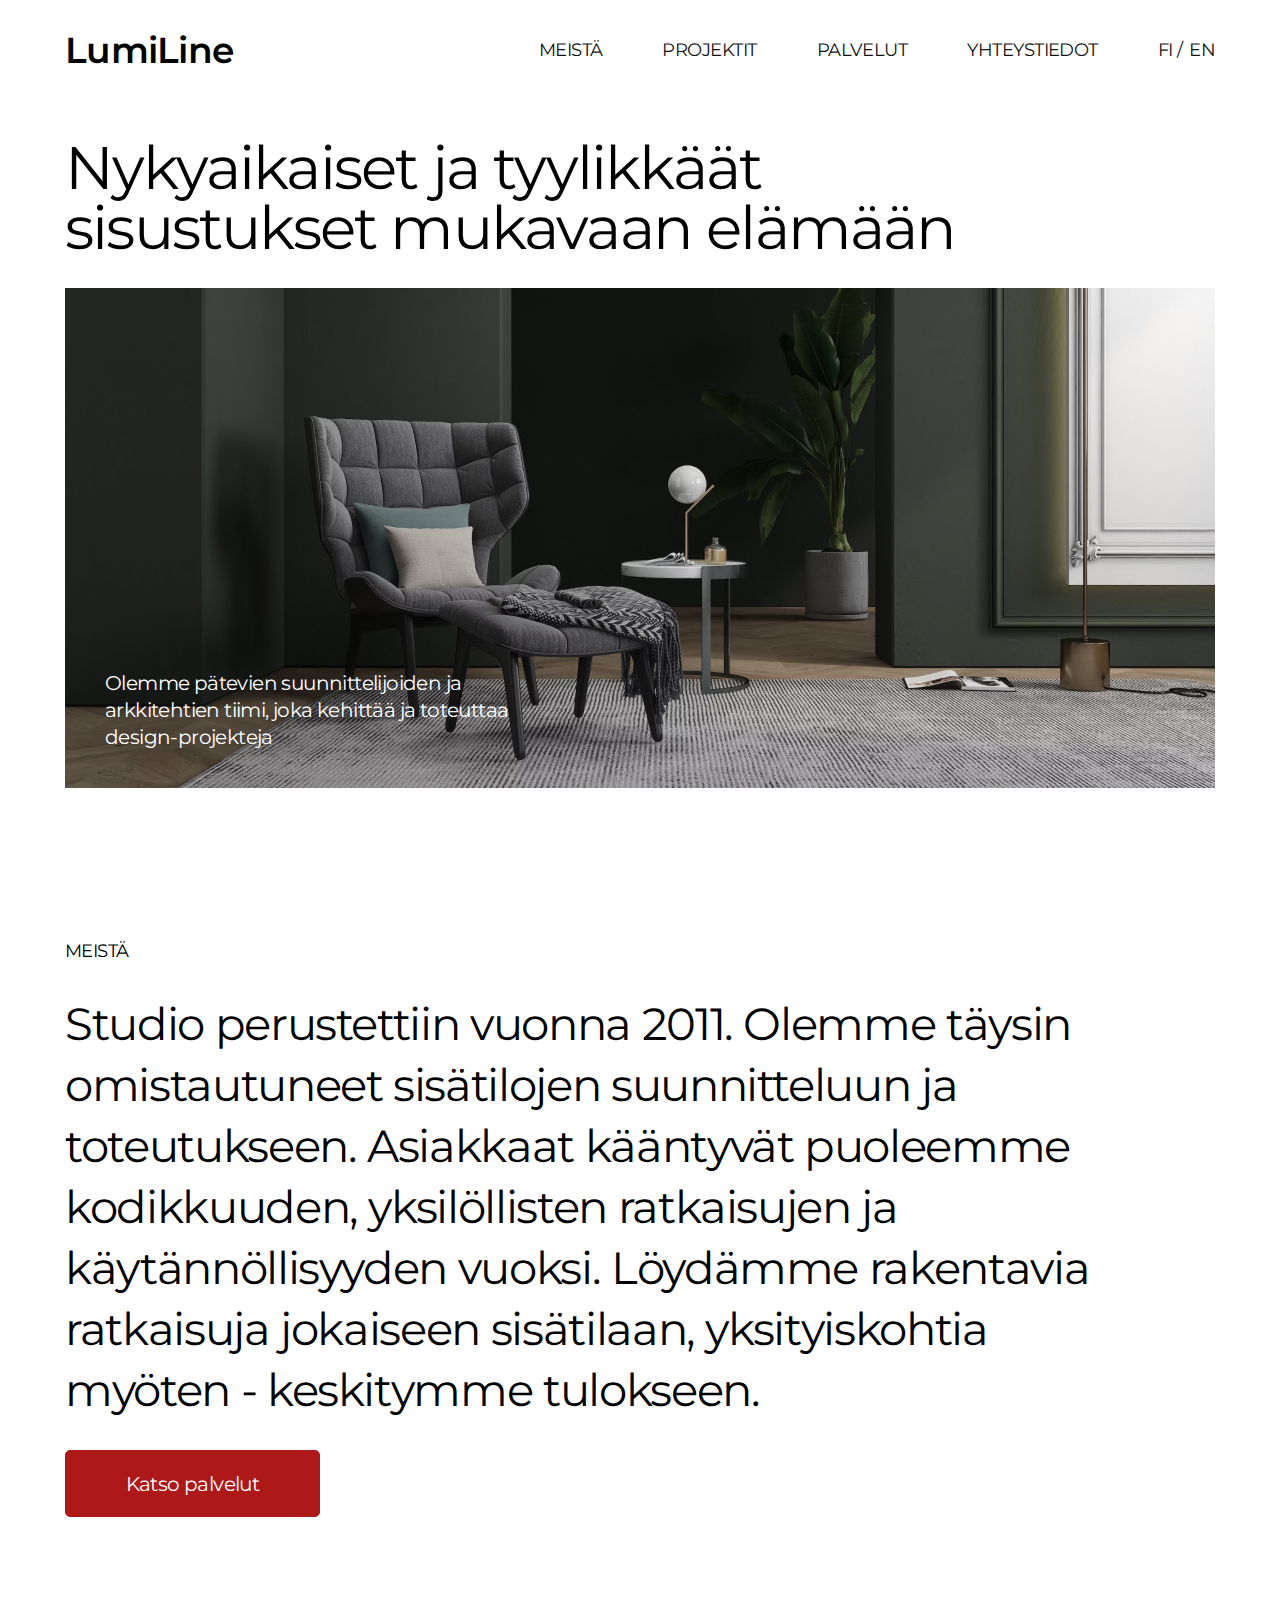
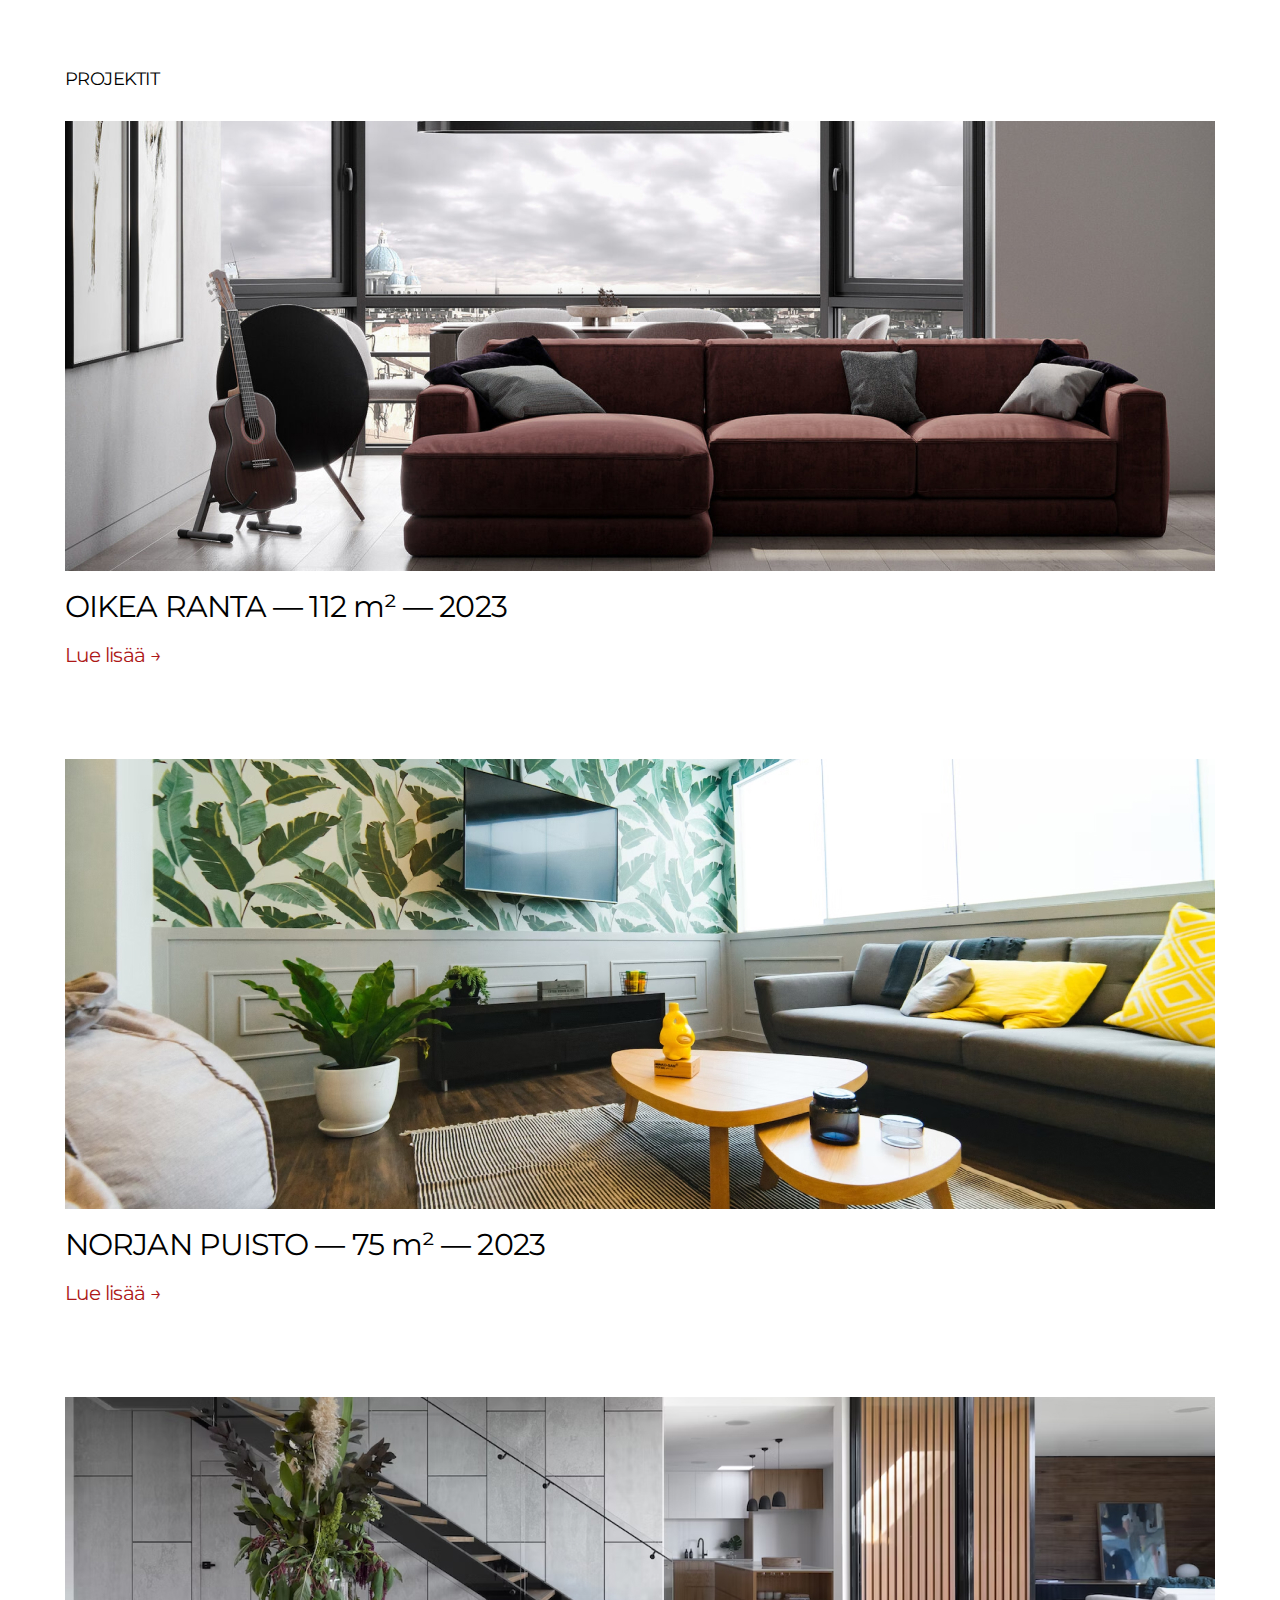
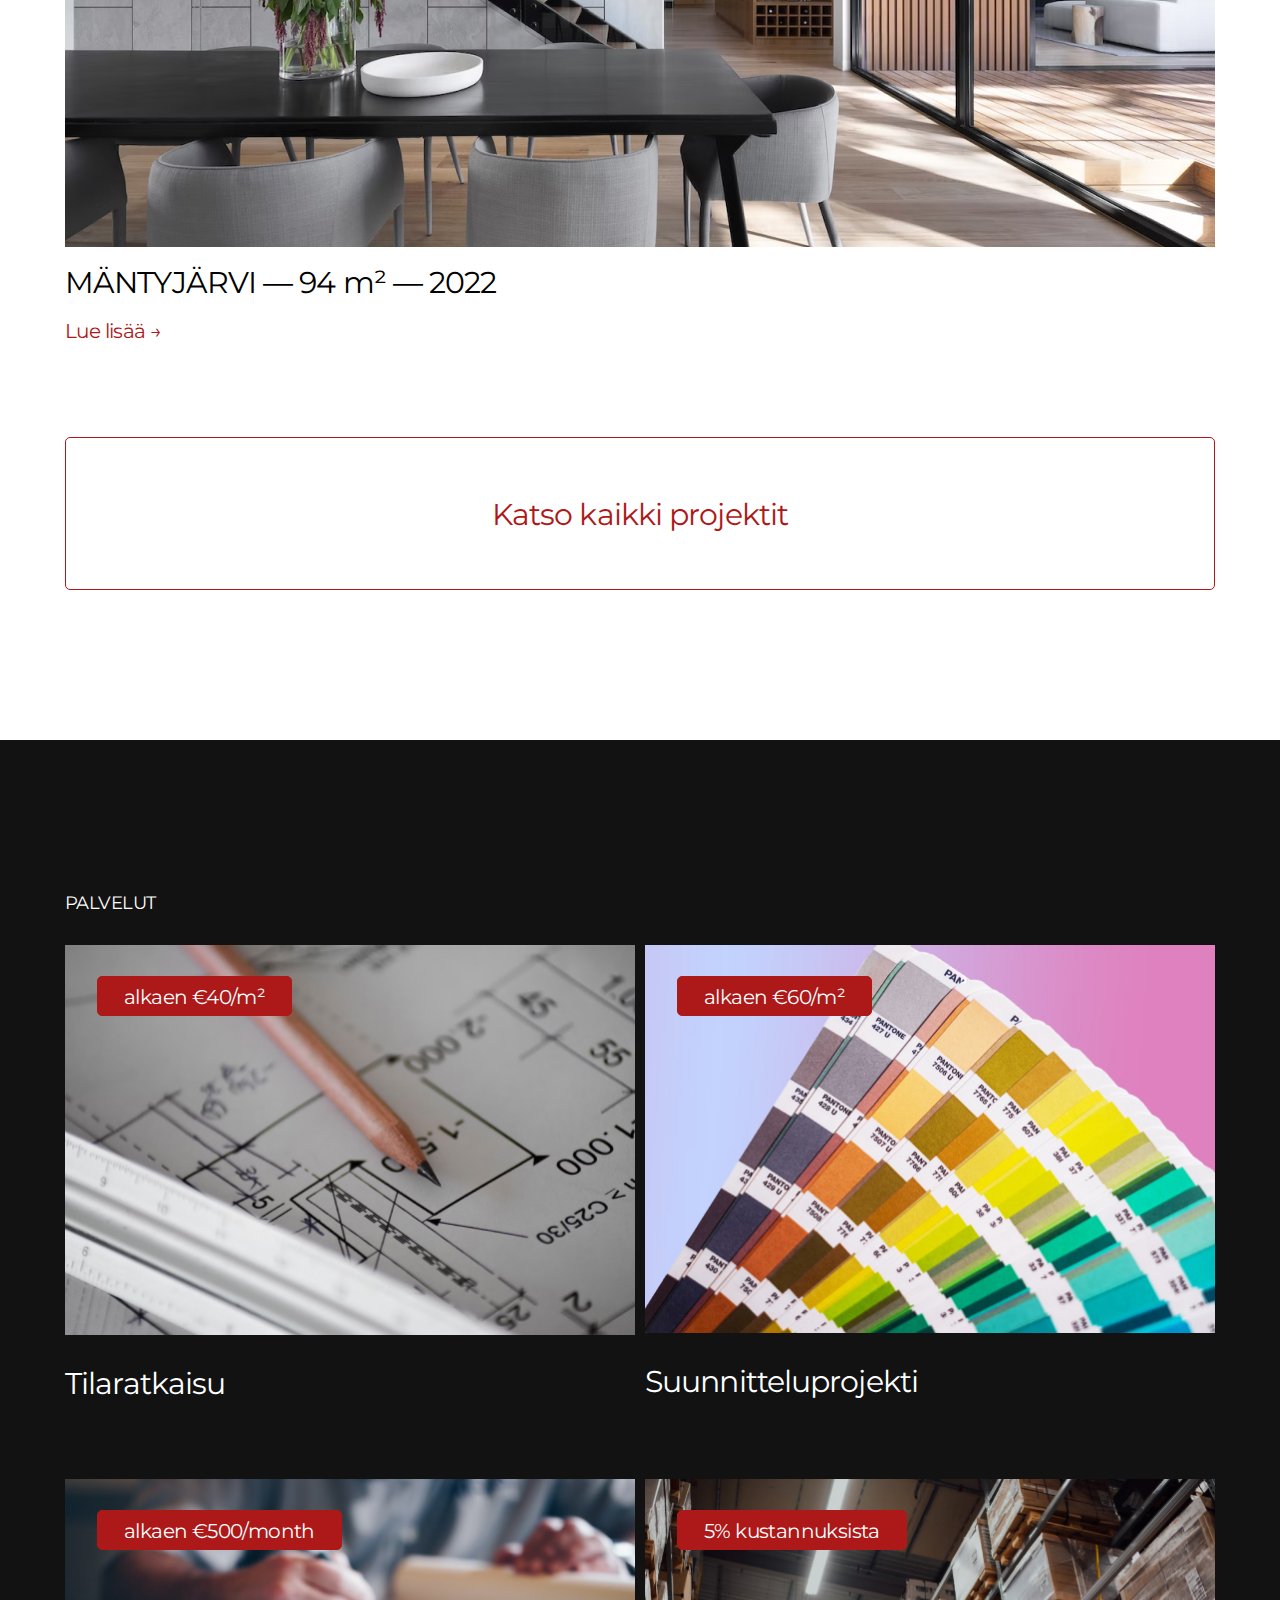
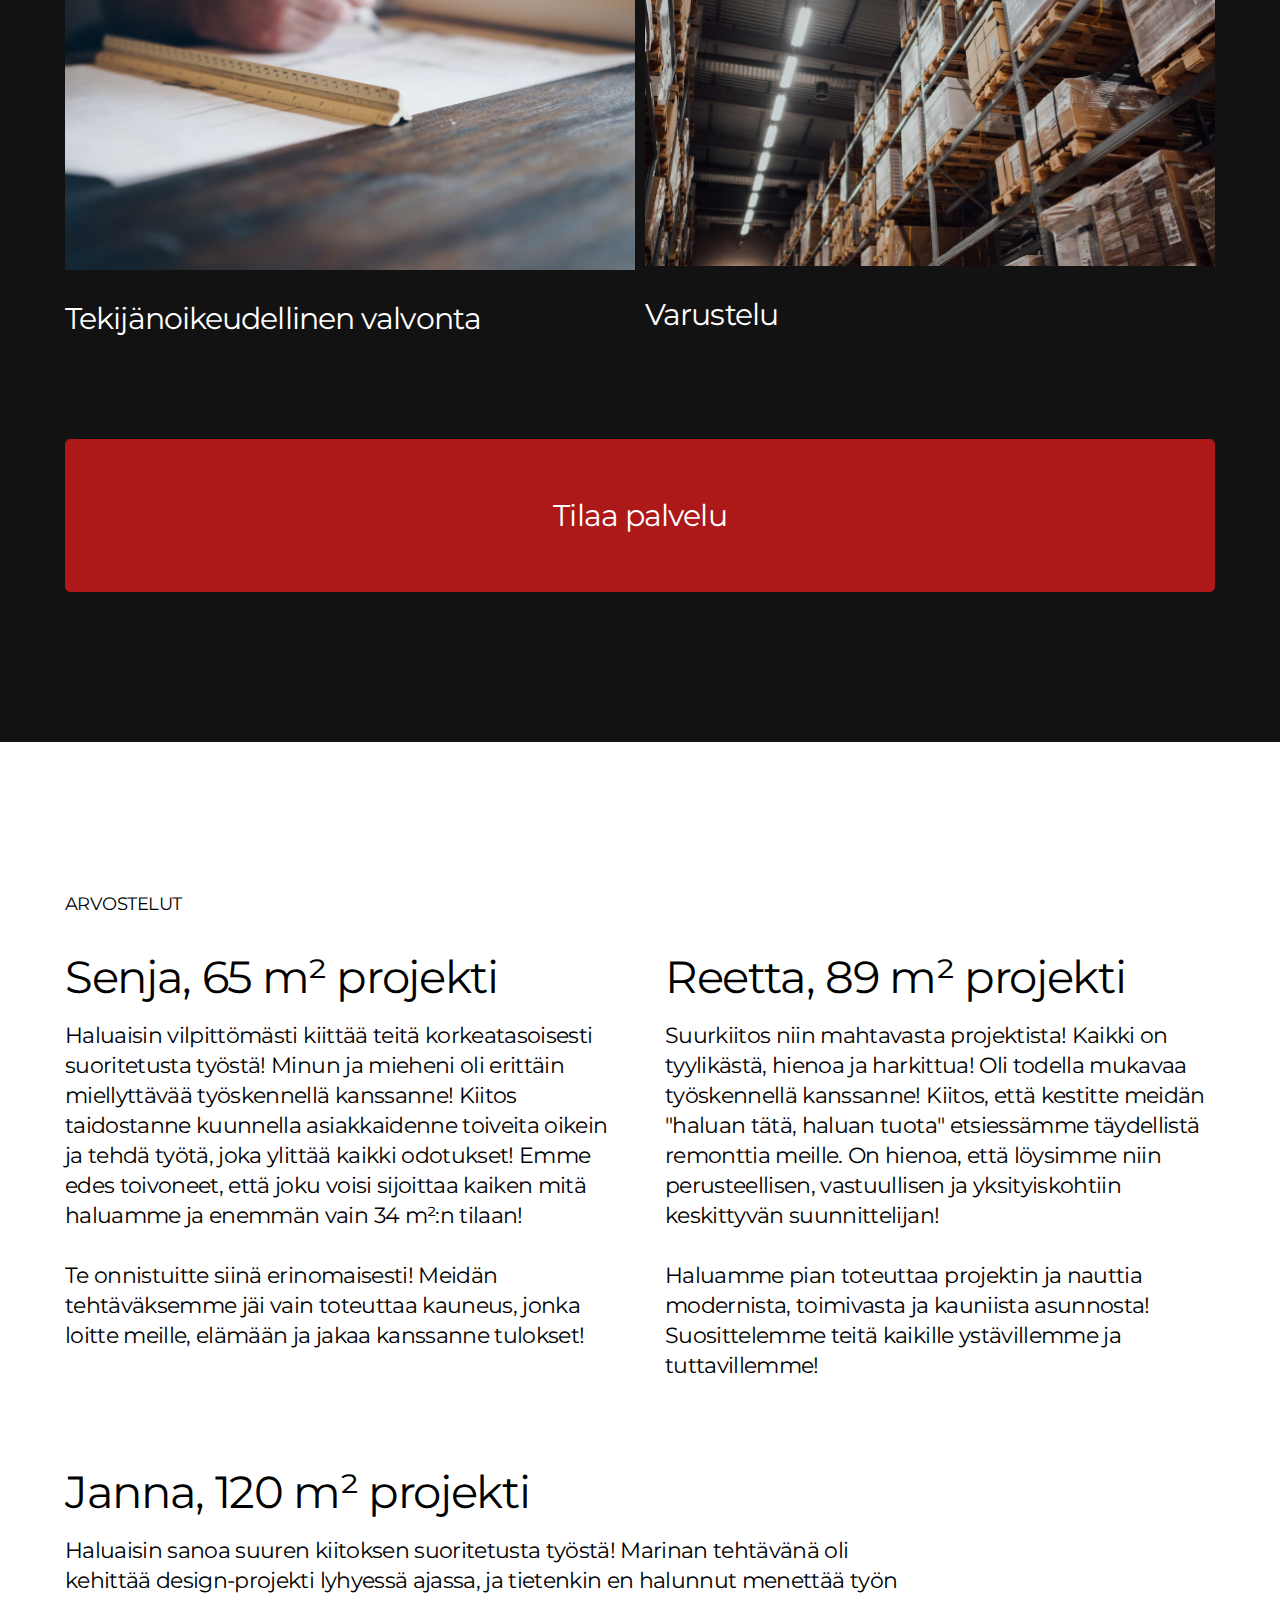
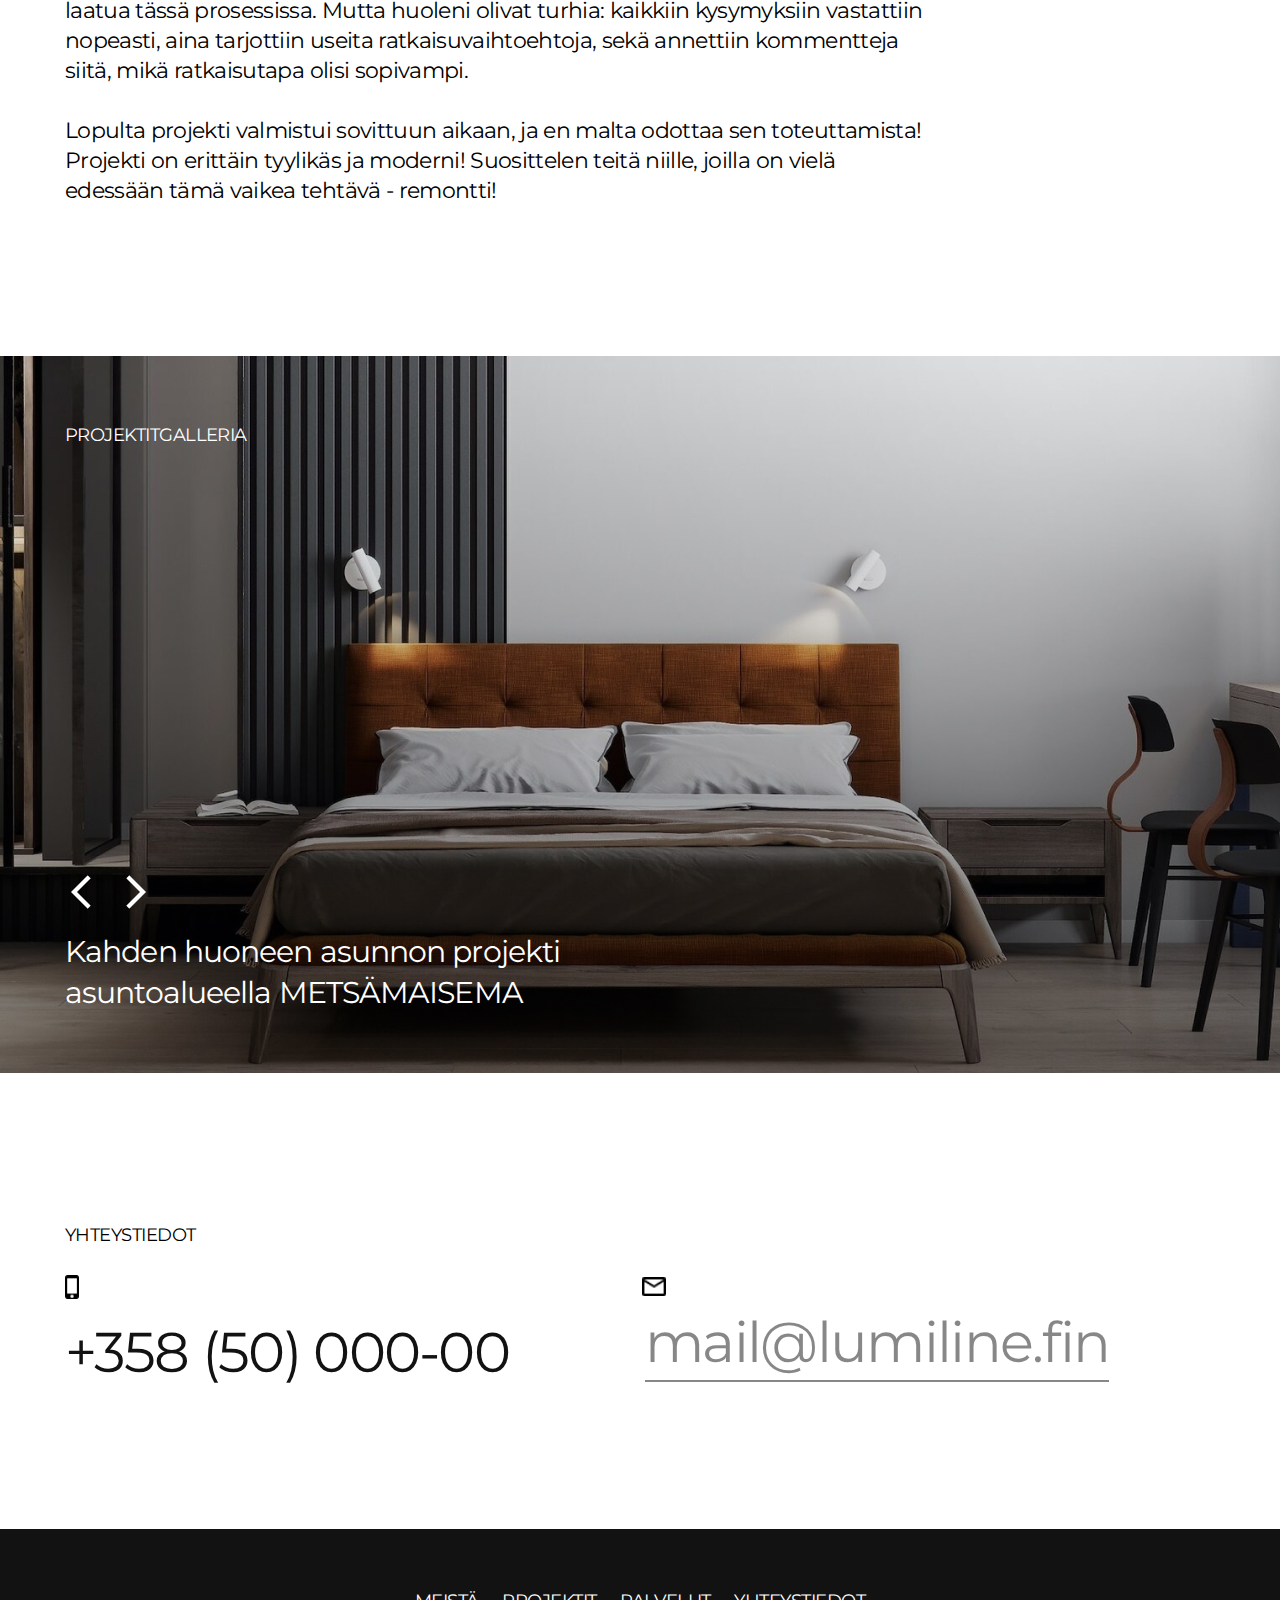
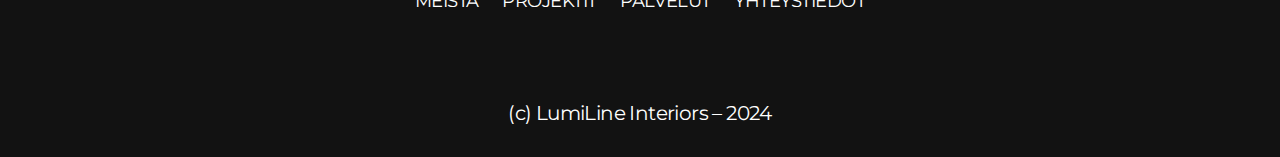
<file: index.html>
<!DOCTYPE html>
<html lang="fi">
    <head>
        <meta charset="UTF-8" />
        <meta http-equiv="X-UA-Compatible" content="IE=edge" />
        <meta name="viewport" content="width=device-width, initial-scale=1.0" />
        <title>LumiLine</title>
        <link
            rel="icon"
            href="resources/LumiLine_logo_gold.png"
            type="image/png"
        />

        <link rel="stylesheet" href="styles/reset.css" />
        <link rel="stylesheet" href="styles/index.css" />
    </head>
    <body>
        <header>
            <div class="container">
                <div class="menu">
                    <div class="menu-logo">
                        <a href="index.html">
                            <a class="logo" href="index.html">LumiLine</a>
                        </a>
                    </div>
                    <nav>
                        <ul class="menu-nav">
                            <li>
                                <a href="#id-about">MEISTÄ</a>
                                <!-- О НАС translates to MEISTÄ -->
                            </li>
                            <li>
                                <a href="#id-projects">PROJEKTIT</a>
                                <!-- ПРОЕКТЫ translates to PROJEKTIT -->
                            </li>
                            <li>
                                <a href="#id-services">PALVELUT</a>
                                <!-- УСЛУГИ translates to PALVELUT -->
                            </li>
                            <li>
                                <a href="#id-contacts">YHTEYSTIEDOT</a>
                                <!-- КОНТАКТЫ translates to YHTEYSTIEDOT -->
                            </li>
                            <li class="lang-switch">
                                <p>FI /</p>
                                <a href="index-en.html">EN</a>
                            </li>
                        </ul>
                    </nav>

                    <button class="js-btn-menu-burger btn-menu-burger">
                        <!-- <img src="resources/icons8-drag-list-down-24.png" alt="Drop-down button"> -->
                    </button>
                </div>

                <!-- NEW MENU BURGER MODULE -->
                <div class="js-menu-burger menu-burger">
                    <div class="menu-burger-content">
                        <div class="menu-burger-logo logo">LumiLine</div>
                        <nav>
                            <ul class="menu-burger-nav">
                                <li>
                                    <a href="#id-about">MEISTÄ</a>
                                </li>
                                <li>
                                    <a href="#id-projects">PROJEKTIT</a>
                                </li>
                                <li>
                                    <a href="#id-services">PALVELUT</a>
                                </li>
                                <li>
                                    <a href="#id-contacts">YHTEYSTIEDOT</a>
                                </li>
                                <li>
                                    <a href="index-en.html">ENGLISH</a>
                                </li>
                            </ul>
                        </nav>
                        <p class="burger-contacts">Yhteydenottoon</p>
                        <ul class="js-menu-burger-content">
                            <li class="burger-contact">
                                <a href="tel:+3585000000">+358 (50) 000-00</a>
                            </li>
                            <li class="burger-contact">
                                <a href="mailto:mail@lumiline.fin"
                                    >mail@lumiline.fin</a
                                >
                            </li>
                        </ul>
                    </div>
                </div>
            </div>
        </header>
        <main>
            <section class="intro">
                <div class="container">
                    <h1>
                        Nykyaikaiset ja tyylikkäät sisustukset mukavaan elämään
                    </h1>
                    <div class="intro-img">
                        <picture>
                            <source
                                media="(min-width: 1182px)"
                                srcset="resources/Intro.jpg"
                            />
                            <source
                                media="(min-width: 576px)"
                                srcset="resources/Intro-m.jpg"
                            />
                            <img
                                src="resources/Intro-s.jpg"
                                alt="Sisätilojen esittelykuva"
                            />
                        </picture>
                        <div class="intro-txt">
                            <p>
                                Olemme pätevien suunnittelijoiden ja
                                arkkitehtien tiimi, joka kehittää ja toteuttaa
                                design-projekteja
                            </p>
                        </div>
                    </div>
                </div>
            </section>

            <section id="id-about" class="about">
                <div class="container">
                    <p class="section-title">MEISTÄ</p>
                    <div>
                        <h2 class="about-txt">
                            Studio perustettiin vuonna 2011. Olemme täysin
                            omistautuneet sisätilojen suunnitteluun ja
                            toteutukseen. Asiakkaat kääntyvät puoleemme
                            kodikkuuden, yksilöllisten ratkaisujen ja
                            käytännöllisyyden vuoksi. Löydämme rakentavia
                            ratkaisuja jokaiseen sisätilaan, yksityiskohtia
                            myöten - keskitymme tulokseen.
                        </h2>
                    </div>
                    <a class="btn-allservices" href="#id-services"
                        >Katso palvelut</a
                    >
                </div>
            </section>

            <section id="id-projects" class="projects">
                <div class="container">
                    <p class="section-title">PROJEKTIT</p>
                    <div class="projects-wrapper">
                        <div class="project">
                            <div class="project-img">
                                <picture>
                                    <source
                                        media="(max-width: 575px)"
                                        srcset="resources/Project1-s.jpg"
                                    />
                                    <source
                                        media="(max-width: 960px)"
                                        srcset="resources/Project1-m.jpg"
                                    />
                                    <img
                                        src="resources/Project1.jpg"
                                        alt="Project One Image"
                                    />
                                </picture>
                            </div>
                            <h3>OIKEA RANTA — 112 m² — 2023</h3>
                            <a href="">Lue lisää →</a>
                        </div>

                        <div class="project">
                            <div class="project-img">
                                <picture>
                                    <source
                                        media="(max-width: 575px)"
                                        srcset="resources/Project2-s.jpg"
                                    />
                                    <source
                                        media="(max-width: 960px)"
                                        srcset="resources/Project2-m.jpg"
                                    />
                                    <img
                                        src="resources/Project2.jpg"
                                        alt="Project Two Image"
                                    />
                                </picture>
                            </div>
                            <h3>NORJAN PUISTO — 75 m² — 2023</h3>
                            <a href="">Lue lisää →</a>
                        </div>

                        <div class="project">
                            <div class="project-img">
                                <picture>
                                    <source
                                        media="(max-width: 575px)"
                                        srcset="resources/Project3-s.jpg"
                                    />
                                    <source
                                        media="(max-width: 960px)"
                                        srcset="resources/Project3-m.jpg"
                                    />
                                    <img
                                        src="resources/Project3.jpg"
                                        alt="Project Three Image"
                                    />
                                </picture>
                            </div>
                            <h3>MÄNTYJÄRVI — 94 m² — 2022</h3>
                            <a href="">Lue lisää →</a>
                        </div>
                    </div>
                    <a class="btn-allprojects" href="#id-gallery"
                        >Katso kaikki projektit</a
                    >
                </div>
            </section>

            <!-- NOTE: class "services" replaced "services_black"  -->
            <section id="id-services" class="services">
                <div class="container">
                    <!-- NOTE: class "services-block" replaced "services_black_set"  -->
                    <p class="section-title dark">PALVELUT</p>
                    <div class="services-wrapper">
                        <div class="service">
                            <picture>
                                <source
                                    media="(max-width: 575px)"
                                    srcset="resources/Service1-s.jpg"
                                />
                                <source
                                    media="(max-width: 960px)"
                                    srcset="resources/Service1-m.jpg"
                                />
                                <img
                                    src="resources/Service1-l.jpg"
                                    alt="Service Image Placeholder"
                                />
                            </picture>

                            <button class="btn-service">alkaen €40/m²</button>
                            <h3>Tilaratkaisu</h3>
                        </div>

                        <div class="service">
                            <picture>
                                <source
                                    media="(max-width: 575px)"
                                    srcset="resources/Service2-s.jpg"
                                />
                                <source
                                    media="(max-width: 960px)"
                                    srcset="resources/Service2-m.jpg"
                                />
                                <img
                                    src="resources/Service2-l.jpg"
                                    alt="Service Image Placeholder"
                                />
                            </picture>

                            <button class="btn-service">alkaen €60/m²</button>
                            <h3>Suunnitteluprojekti</h3>
                        </div>

                        <div class="service">
                            <picture>
                                <source
                                    media="(max-width: 575px)"
                                    srcset="resources/Service3-s.jpg"
                                />
                                <source
                                    media="(max-width: 960px)"
                                    srcset="resources/Service3-m.jpg"
                                />
                                <img
                                    src="resources/Service3-l.jpg"
                                    alt="Service Image Placeholder"
                                />
                            </picture>
                            <button class="btn-service">
                                alkaen €500/month
                            </button>
                            <h3>Tekijänoikeudellinen valvonta</h3>
                        </div>

                        <div class="service">
                            <picture>
                                <source
                                    media="(max-width: 575px)"
                                    srcset="resources/Service4-s.jpg"
                                />
                                <source
                                    media="(max-width: 960px)"
                                    srcset="resources/Service4-m.jpg"
                                />
                                <img
                                    src="resources/Service4-l.jpg"
                                    alt="Service Image Placeholder"
                                />
                            </picture>
                            <button class="btn-service">
                                5% kustannuksista
                            </button>
                            <h3>Varustelu</h3>
                        </div>
                    </div>
                    <button class="js-btn-order btn-order">
                        Tilaa palvelu
                    </button>
                </div>

                <!-- New CSS Section to cover Popup Order Button  -->
                <div class="js-popup popup-order">
                    <div class="js-popup-order-content popup-order-content">
                        <button class="js-btn-order-close btn-order-close">
                            <img src="resources/Vector-x.png" alt="Sulje" />
                        </button>
                        <p class="order-title">Tilaa palvelu</p>
                        <p class="order-txt">
                            Täytä lomake, otamme sinuun yhteyttä vuorokauden
                            kuluessa
                        </p>
                        <form>
                            <input
                                class="input"
                                type="text"
                                name="name"
                                placeholder="Nimi"
                            />
                            <input
                                class="input"
                                type="email"
                                name="email"
                                placeholder="Sähköposti"
                            />
                            <input
                                class="input"
                                type="tel"
                                name="phone"
                                placeholder="Puhelinnumero"
                            />
                            <button class="btn-order-submit">Lähetä</button>
                        </form>
                    </div>
                </div>

                <!-- <script src="popup-order.js"></script> -->
            </section>

            <section class="feedbacks">
                <div class="container">
                    <p class="section-title">ARVOSTELUT</p>
                    <div class="feedbacks-wrapper">
                        <div class="feedback">
                            <h3>Senja, 65 m² projekti</h3>
                            <p>
                                Haluaisin vilpittömästi kiittää teitä
                                korkeatasoisesti suoritetusta työstä! Minun ja
                                mieheni oli erittäin miellyttävää työskennellä
                                kanssanne! Kiitos taidostanne kuunnella
                                asiakkaidenne toiveita oikein ja tehdä työtä,
                                joka ylittää kaikki odotukset! Emme edes
                                toivoneet, että joku voisi sijoittaa kaiken mitä
                                haluamme ja enemmän vain 34 m²:n tilaan!
                                <br />
                                <br />
                                Te onnistuitte siinä erinomaisesti! Meidän
                                tehtäväksemme jäi vain toteuttaa kauneus, jonka
                                loitte meille, elämään ja jakaa kanssanne
                                tulokset!
                            </p>
                        </div>
                        <div class="feedback">
                            <h3>Reetta, 89 m² projekti</h3>
                            <p>
                                Suurkiitos niin mahtavasta projektista! Kaikki
                                on tyylikästä, hienoa ja harkittua! Oli todella
                                mukavaa työskennellä kanssanne! Kiitos, että
                                kestitte meidän "haluan tätä, haluan tuota"
                                etsiessämme täydellistä remonttia meille. On
                                hienoa, että löysimme niin perusteellisen,
                                vastuullisen ja yksityiskohtiin keskittyvän
                                suunnittelijan!
                                <br />
                                <br />
                                Haluamme pian toteuttaa projektin ja nauttia
                                modernista, toimivasta ja kauniista asunnosta!
                                Suosittelemme teitä kaikille ystävillemme ja
                                tuttavillemme!
                            </p>
                        </div>
                        <div class="feedback">
                            <h3>Janna, 120 m² projekti</h3>
                            <p>
                                Haluaisin sanoa suuren kiitoksen suoritetusta
                                työstä! Marinan tehtävänä oli kehittää
                                design-projekti lyhyessä ajassa, ja tietenkin en
                                halunnut menettää työn laatua tässä prosessissa.
                                Mutta huoleni olivat turhia: kaikkiin
                                kysymyksiin vastattiin nopeasti, aina tarjottiin
                                useita ratkaisuvaihtoehtoja, sekä annettiin
                                kommentteja siitä, mikä ratkaisutapa olisi
                                sopivampi.
                                <br />
                                <br />
                                Lopulta projekti valmistui sovittuun aikaan, ja
                                en malta odottaa sen toteuttamista! Projekti on
                                erittäin tyylikäs ja moderni! Suosittelen teitä
                                niille, joilla on vielä edessään tämä vaikea
                                tehtävä - remontti!
                            </p>
                        </div>
                    </div>
                </div>
            </section>

            <section id="id-gallery" class="gallery">
                <div class="gallery-frame">
                    <div class="gallery-title-wrapper">
                        <div class="container">
                            <p class="gallery-title section-title dark">
                                projektitgalleria
                            </p>
                        </div>
                    </div>
                    <div class="gallery-slides">
                        <div class="gallery-slide gallery-slide-active">
                            <img
                                src="resources/Gallery1.jpg"
                                alt="Gallery Image Placeholder"
                            />
                            <div class="gallery-slide-title">
                                <div class="container">
                                    <h3>
                                        Kahden huoneen asunnon projekti
                                        asuntoalueella METSÄMAISEMA
                                    </h3>
                                </div>
                            </div>
                        </div>
                        <div class="gallery-slide">
                            <img
                                src="resources/Gallery2.jpg"
                                alt="Gallery Image Placeholder"
                            />
                            <div class="gallery-slide-title">
                                <div class="container">
                                    <h3>
                                        Olohuoneen projekti asuntoalueella
                                        MAJAKKA
                                    </h3>
                                </div>
                            </div>
                        </div>
                        <div class="gallery-slide">
                            <img
                                src="resources/Gallery3.jpg"
                                alt="Gallery Image Placeholder"
                            />
                            <div class="gallery-slide-title">
                                <div class="container">
                                    <h3>
                                        Keittiö-olohuoneen visualisointi
                                        omakotitalossa
                                    </h3>
                                </div>
                            </div>
                        </div>
                        <div class="gallery-slide">
                            <img
                                src="resources/Gallery4.jpg"
                                alt="Gallery Image Placeholder"
                            />
                            <div class="gallery-slide-title">
                                <div class="container">
                                    <h3>
                                        Keittiöprojekti skandinaavisessa
                                        tyylissä asuntoalueella POHJOINEN TUULI
                                    </h3>
                                </div>
                            </div>
                        </div>
                    </div>
                    <div class="gallery-controls-wrapper">
                        <div class="container">
                            <div class="gallery-controls">
                                <button class="gallery-control-left">
                                    <img
                                        src="resources/Vector-left.png"
                                        alt="Left"
                                    />
                                </button>
                                <button class="gallery-control-right">
                                    <img
                                        src="resources/Vector-right.png"
                                        alt="Right"
                                    />
                                </button>
                            </div>
                        </div>
                    </div>
                </div>
                <!-- <script src="gallery.js"></script> -->
            </section>

            <section id="id-contacts" class="contacts">
                <div class="container">
                    <p class="section-title">YHTEYSTIEDOT</p>
                    <div class="contacts-wrapper">
                        <div class="contact contact-phone">
                            <a href="tel:+3585000000">+358 (50) 000-00</a>
                        </div>
                        <div class="contact contact-mail">
                            <a href="mailto:mail@lumiline.fin"
                                >mail@lumiline.fin</a
                            >
                        </div>
                    </div>
                </div>
            </section>
        </main>
        <footer>
            <div class="footer">
                <div class="footer-nav">
                    <a href="#id-about" class="section-title dark zero-margin"
                        >MEISTÄ</a
                    >
                    <a
                        href="#id-projects"
                        class="section-title dark zero-margin"
                        >PROJEKTIT</a
                    >
                    <a
                        href="#id-services"
                        class="section-title dark zero-margin"
                        >PALVELUT</a
                    >
                    <a
                        href="#id-contacts"
                        class="section-title dark zero-margin"
                        >YHTEYSTIEDOT</a
                    >
                </div>
                <div class="footer-copyright">
                    <p>(c) LumiLine Interiors – 2024</p>
                </div>
            </div>
        </footer>
        <script type="module" src="index.js"></script>
    </body>
</html>
</file>
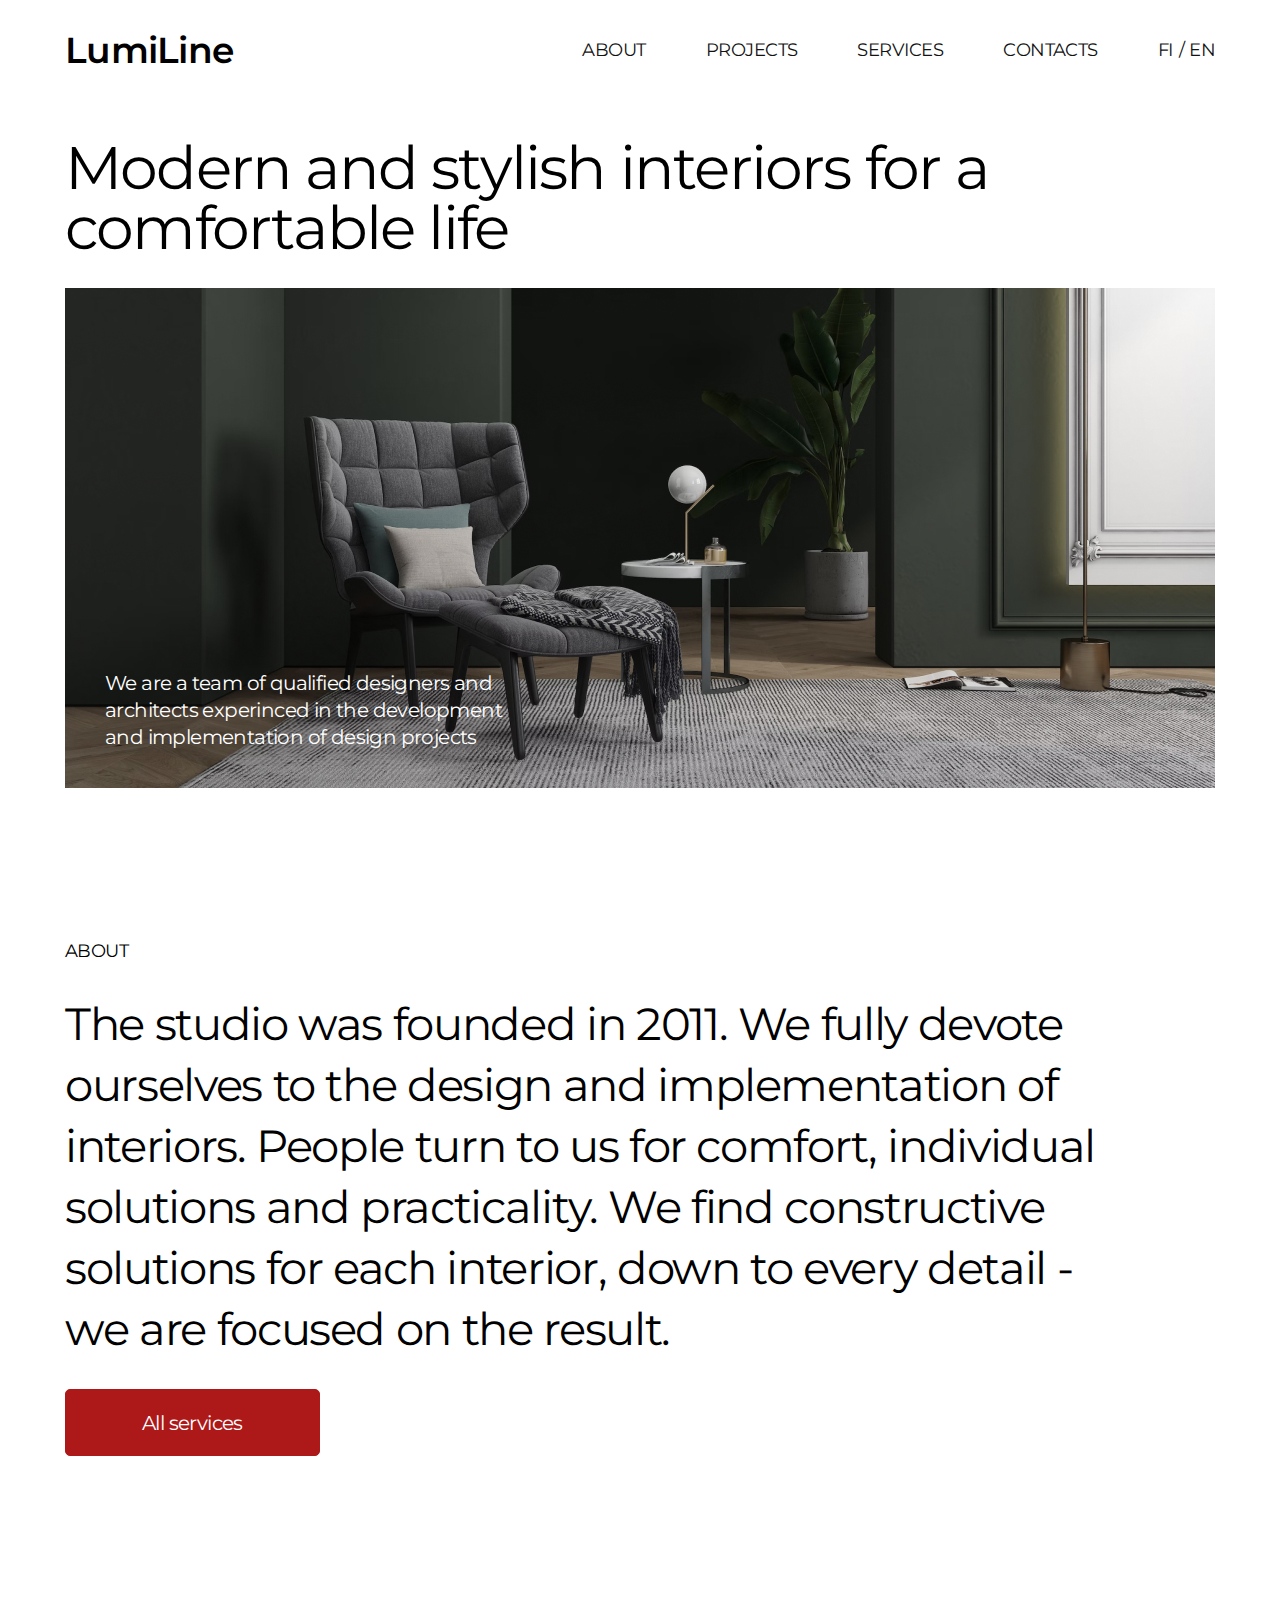
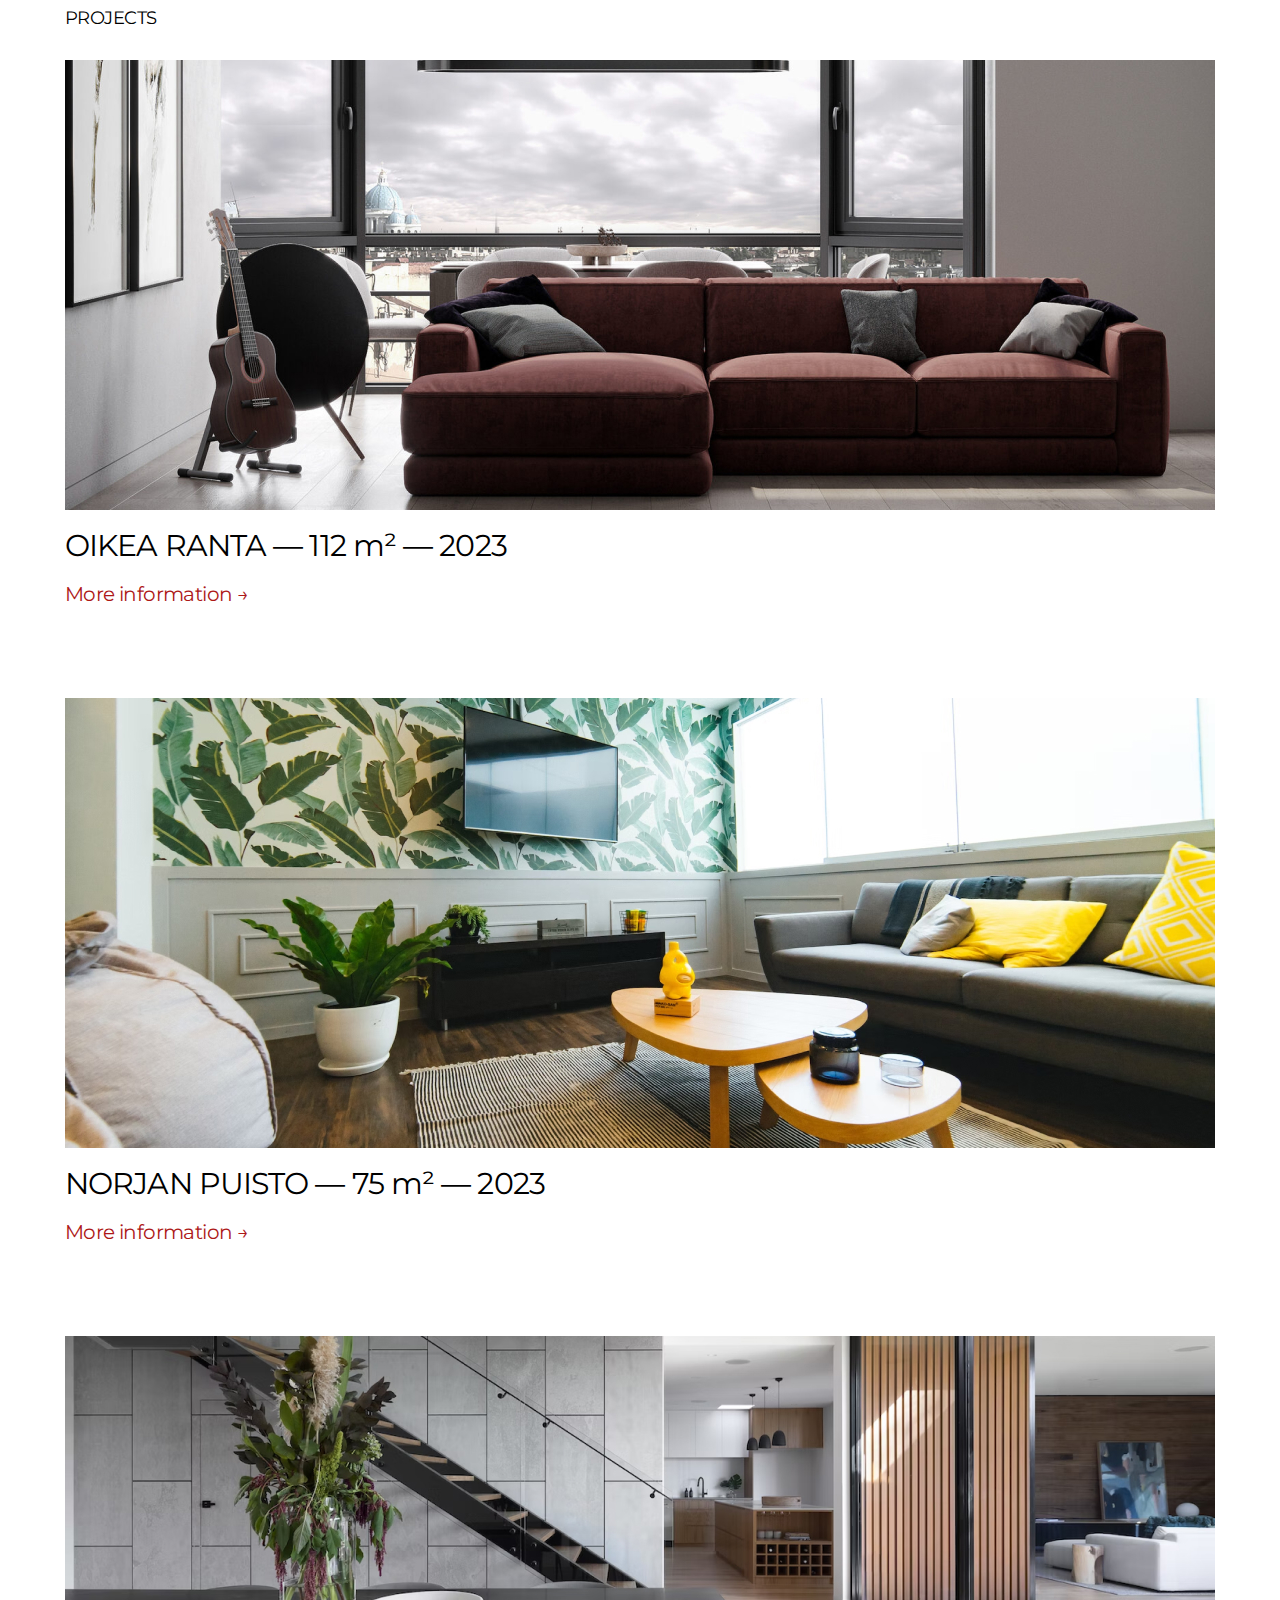
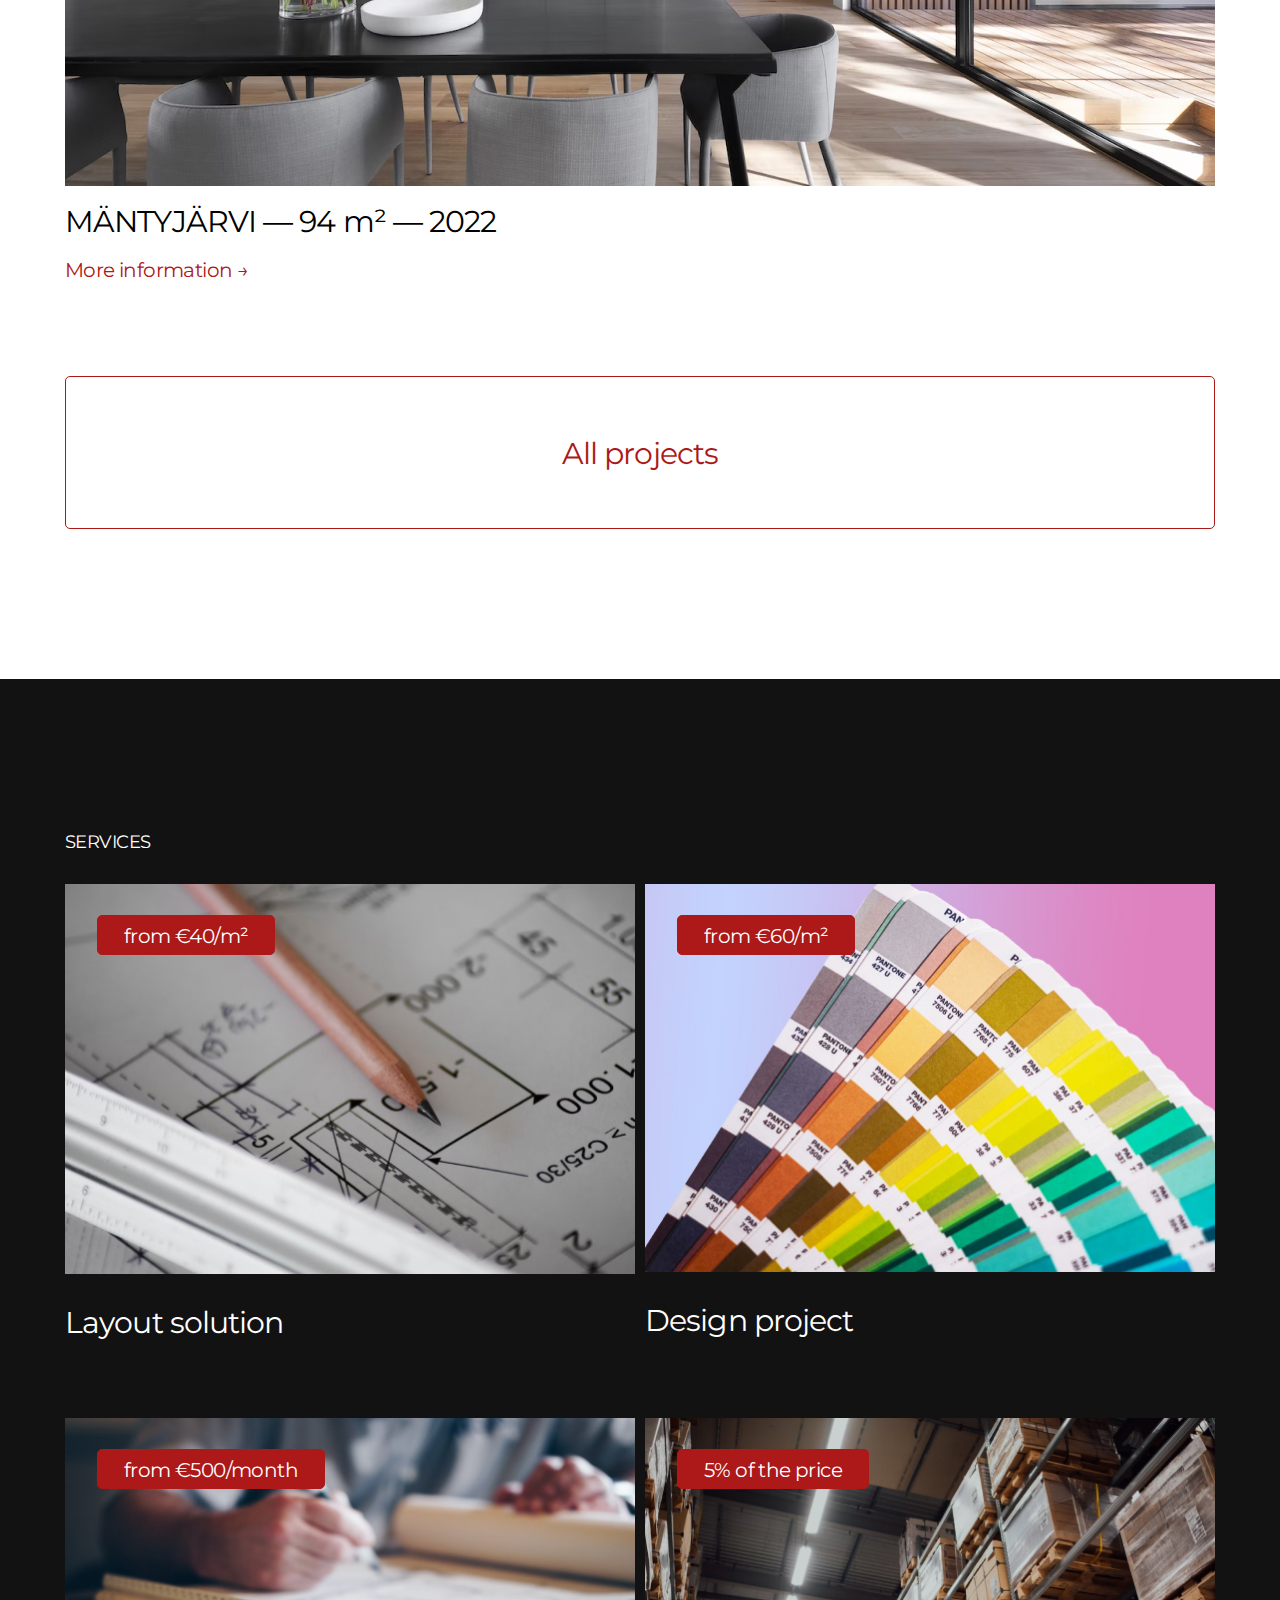
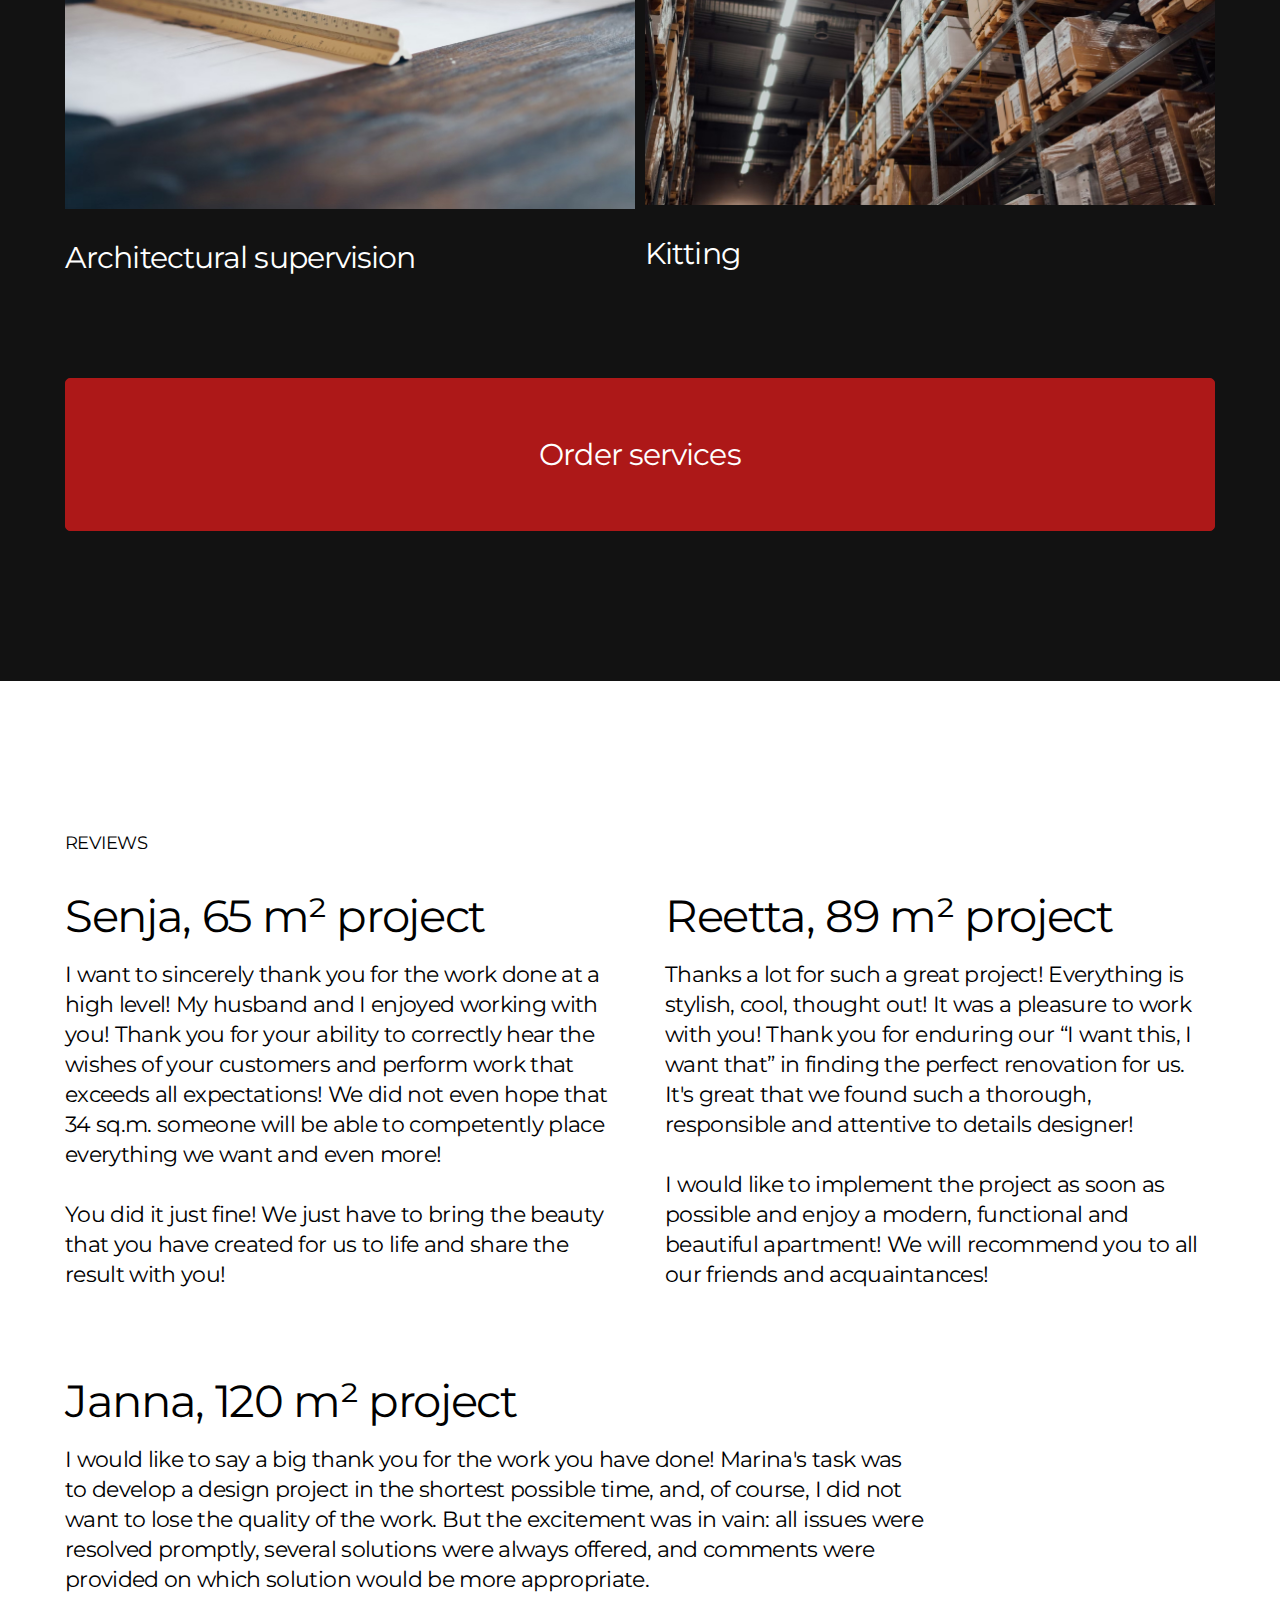
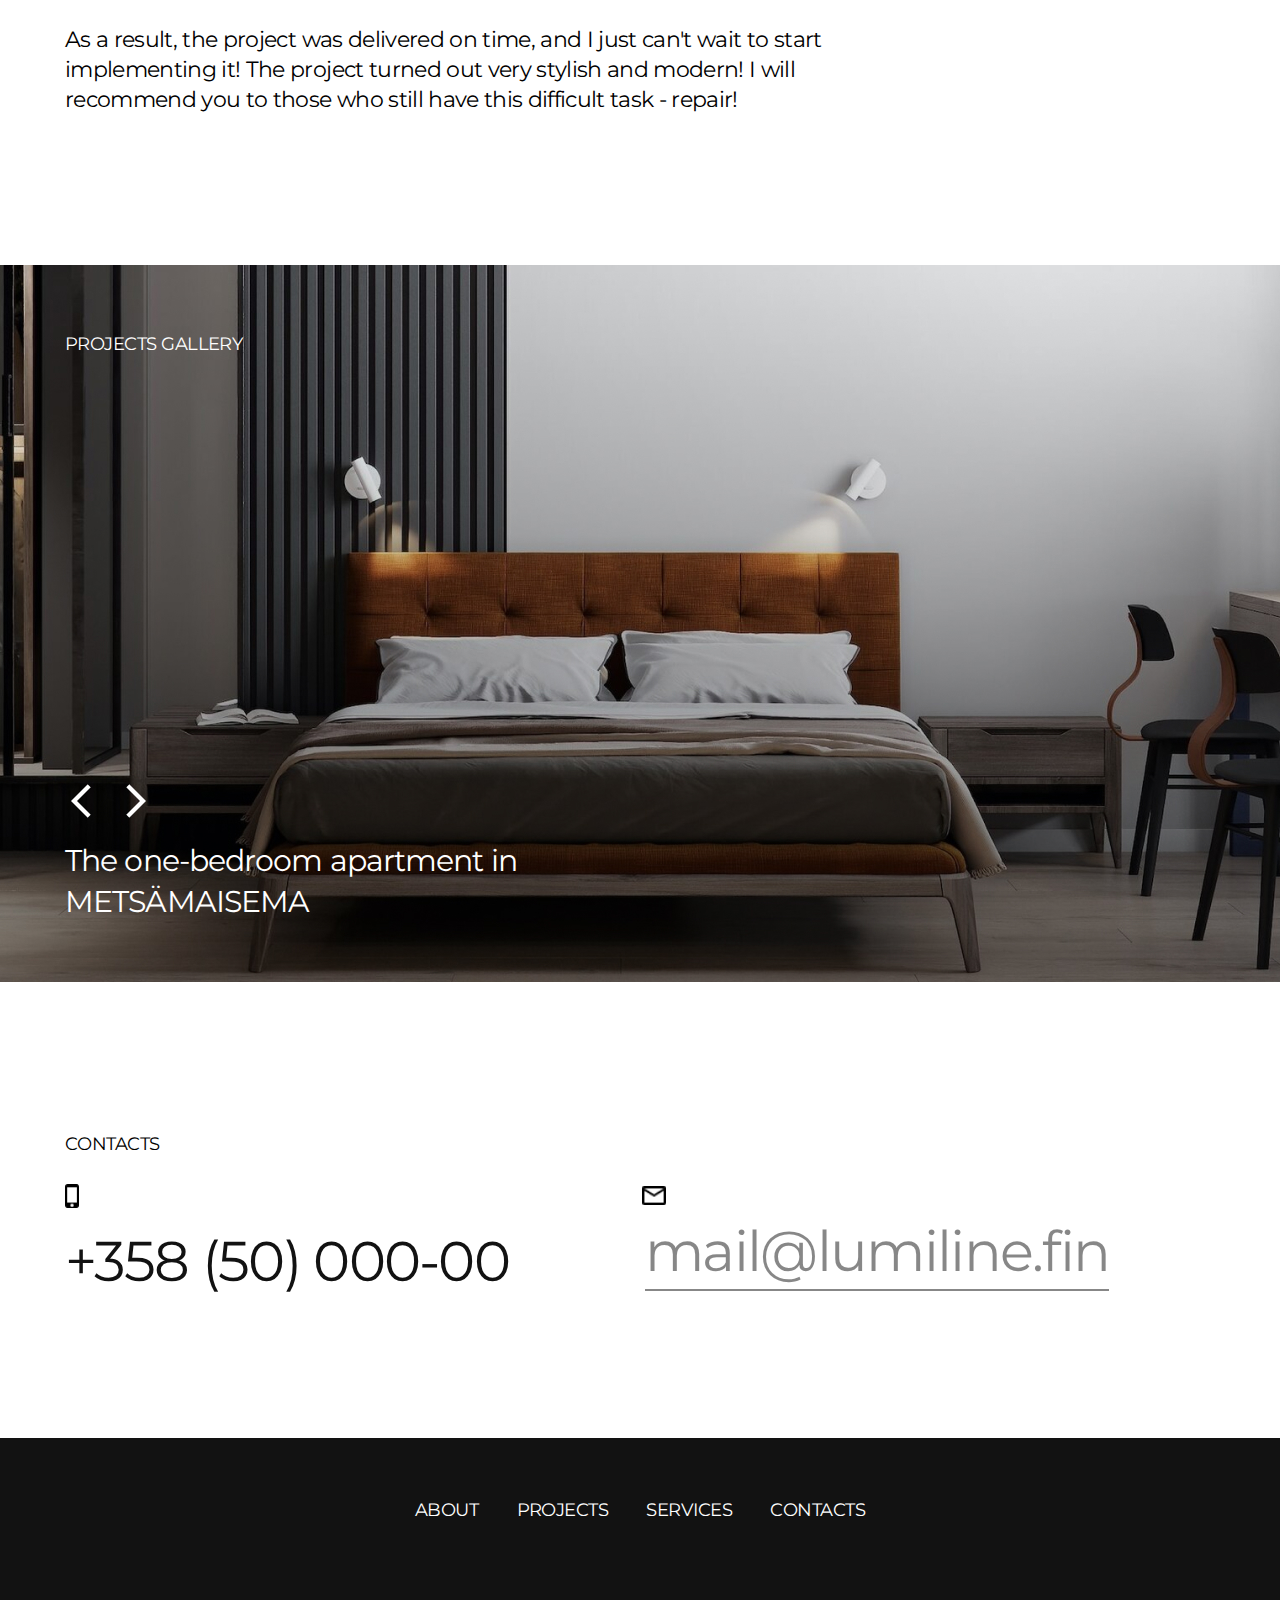
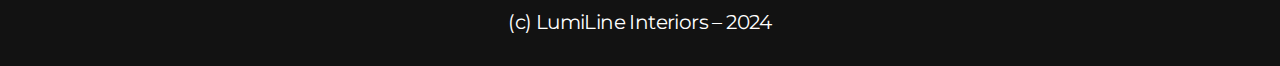
<file: index-en.html>
<!DOCTYPE html>
<html lang="en">
    <head>
        <meta charset="UTF-8" />
        <meta http-equiv="X-UA-Compatible" content="IE=edge" />
        <meta name="viewport" content="width=device-width, initial-scale=1.0" />
        <title>LumiLine</title>
        <link
            rel="icon"
            href="resources/LumiLine_logo_gold.png"
            type="image/png"
        />

        <link rel="stylesheet" href="styles/reset.css" />
        <link rel="stylesheet" href="styles/index.css" />
    </head>
    <body>
        <header>
            <div class="container">
                <div class="menu">
                    <div class="menu-logo">
                        <a class="logo" href="index-en.html"> LumiLine </a>
                    </div>
                    <nav>
                        <ul class="menu-nav">
                            <li>
                                <a href="#id-about">ABOUT</a>
                            </li>
                            <li>
                                <a href="#id-projects">PROJECTS</a>
                            </li>
                            <li>
                                <a href="#id-services">SERVICES</a>
                            </li>
                            <li>
                                <a href="#id-contacts">CONTACTS</a>
                            </li>
                            <li class="lang-switch">
                                <a href="index.html">FI </a>
                                <p>/ EN</p>
                            </li>
                        </ul>
                    </nav>
                    <button class="js-btn-menu-burger btn-menu-burger">
                        <!-- <img src="resources/icons8-drag-list-down-24.png" alt="Drop-down button"> -->
                    </button>
                </div>

                <!-- NEW MENU BURGER MODULE -->
                <div class="js-menu-burger menu-burger">
                    <div class="menu-burger-content">
                        <div class="menu-burger-logo logo">LumiLine</div>
                        <nav>
                            <ul class="menu-burger-nav">
                                <li>
                                    <a href="#id-about">ABOUT</a>
                                </li>
                                <li>
                                    <a href="#id-projects">PROJECTS</a>
                                </li>
                                <li>
                                    <a href="#id-services">SERVICES</a>
                                </li>
                                <li>
                                    <a href="#id-contacts">CONTACTS</a>
                                </li>
                                <li>
                                    <a href="index.html">SUOMI</a>
                                </li>
                            </ul>
                        </nav>
                        <p class="burger-contacts">Contact us</p>
                        <ul class="js-menu-burger-content">
                            <li class="burger-contact">
                                <a href="tel:+3585000000">+358 (50) 000-00</a>
                            </li>
                            <li class="burger-contact">
                                <a href="mailto:mail@lumiline.fin"
                                    >mail@lumiline.fin</a
                                >
                            </li>
                        </ul>
                    </div>
                </div>
            </div>
        </header>
        <main>
            <section class="intro">
                <div class="container">
                    <h1>Modern and stylish interiors for a comfortable life</h1>
                    <div class="intro-img">
                        <picture>
                            <source
                                media="(min-width: 1182px)"
                                srcset="resources/Intro.jpg"
                            />
                            <source
                                media="(min-width: 576px)"
                                srcset="resources/Intro-m.jpg"
                            />
                            <img
                                src="resources/Intro-s.jpg"
                                alt="Interior Intro Image"
                            />
                        </picture>
                        <div class="intro-txt">
                            <p>
                                We are a team of qualified designers and
                                architects experinced in the development and
                                implementation of design projects
                            </p>
                        </div>
                    </div>
                </div>
            </section>

            <section id="id-about" class="about">
                <div class="container">
                    <p class="section-title">ABOUT</p>
                    <div>
                        <h2 class="about-txt">
                            The studio was founded in 2011. We fully devote
                            ourselves to the design and implementation of
                            interiors. People turn to us for comfort, individual
                            solutions and practicality. We find constructive
                            solutions for each interior, down to every detail -
                            we are focused on the result.
                        </h2>
                    </div>
                    <a class="btn-allservices" href="#id-services"
                        >All services</a
                    >
                    <!--             
            <button id="btn_services">Посмотреть услуги</button>
-->
                </div>
            </section>

            <section id="id-projects" class="projects">
                <div class="container">
                    <p class="section-title">PROJECTS</p>
                    <div class="projects-wrapper">
                        <div class="project">
                            <div class="project-img">
                                <picture>
                                    <source
                                        media="(max-width: 575px)"
                                        srcset="resources/Project1-s.jpg"
                                    />
                                    <source
                                        media="(max-width: 960px)"
                                        srcset="resources/Project1-m.jpg"
                                    />
                                    <img
                                        src="resources/Project1.jpg"
                                        alt="Project One Image"
                                    />
                                </picture>
                            </div>
                            <h3>OIKEA RANTA — 112 m² — 2023</h3>
                            <a href="">More information →</a>
                        </div>

                        <div class="project">
                            <div class="project-img">
                                <picture>
                                    <source
                                        media="(max-width: 575px)"
                                        srcset="resources/Project2-s.jpg"
                                    />
                                    <source
                                        media="(max-width: 960px)"
                                        srcset="resources/Project2-m.jpg"
                                    />
                                    <img
                                        src="resources/Project2.jpg"
                                        alt="Project Two Image"
                                    />
                                </picture>
                            </div>
                            <h3>NORJAN PUISTO — 75 m² — 2023</h3>
                            <a href="">More information →</a>
                        </div>

                        <div class="project">
                            <div class="project-img">
                                <picture>
                                    <source
                                        media="(max-width: 575px)"
                                        srcset="resources/Project3-s.jpg"
                                    />
                                    <source
                                        media="(max-width: 960px)"
                                        srcset="resources/Project3-m.jpg"
                                    />
                                    <img
                                        src="resources/Project3.jpg"
                                        alt="Project Three Image"
                                    />
                                </picture>
                            </div>
                            <h3>MÄNTYJÄRVI — 94 m² — 2022</h3>
                            <a href="">More information →</a>
                        </div>
                    </div>
                    <a class="btn-allprojects" href="#id-gallery"
                        >All projects</a
                    >
                </div>
            </section>

            <!-- NOTE: class "services" replaced "services_black"  -->
            <section id="id-services" class="services">
                <div class="container">
                    <!-- NOTE: class "services-block" replaced "services_black_set"  -->
                    <p class="section-title dark">SERVICES</p>
                    <div class="services-wrapper">
                        <div class="service">
                            <picture>
                                <source
                                    media="(max-width: 575px)"
                                    srcset="resources/Service1-s.jpg"
                                />
                                <source
                                    media="(max-width: 960px)"
                                    srcset="resources/Service1-m.jpg"
                                />
                                <img
                                    src="resources/Service1-l.jpg"
                                    alt="Service Image Placeholder"
                                />
                            </picture>

                            <button class="btn-service">from €40/m²</button>
                            <h3>Layout solution</h3>
                        </div>

                        <div class="service">
                            <picture>
                                <source
                                    media="(max-width: 575px)"
                                    srcset="resources/Service2-s.jpg"
                                />
                                <source
                                    media="(max-width: 960px)"
                                    srcset="resources/Service2-m.jpg"
                                />
                                <img
                                    src="resources/Service2-l.jpg"
                                    alt="Service Image Placeholder"
                                />
                            </picture>

                            <button class="btn-service">from €60/m²</button>
                            <h3>Design project</h3>
                        </div>

                        <div class="service">
                            <picture>
                                <source
                                    media="(max-width: 575px)"
                                    srcset="resources/Service3-s.jpg"
                                />
                                <source
                                    media="(max-width: 960px)"
                                    srcset="resources/Service3-m.jpg"
                                />
                                <img
                                    src="resources/Service3-l.jpg"
                                    alt="Service Image Placeholder"
                                />
                            </picture>
                            <button class="btn-service">from €500/month</button>
                            <h3>Architectural supervision</h3>
                        </div>

                        <div class="service">
                            <picture>
                                <source
                                    media="(max-width: 575px)"
                                    srcset="resources/Service4-s.jpg"
                                />
                                <source
                                    media="(max-width: 960px)"
                                    srcset="resources/Service4-m.jpg"
                                />
                                <img
                                    src="resources/Service4-l.jpg"
                                    alt="Service Image Placeholder"
                                />
                            </picture>
                            <button class="btn-service">5% of the price</button>
                            <h3>Kitting</h3>
                        </div>
                    </div>
                    <button class="js-btn-order btn-order">
                        Order services
                    </button>
                </div>

                <!-- New CSS Section to cover Popup Order Button  -->
                <div class="js-popup popup-order">
                    <div class="js-popup-order-content popup-order-content">
                        <button class="js-btn-order-close btn-order-close">
                            <img src="resources/Vector-x.png" alt="Close" />
                        </button>
                        <p class="order-title">Order services</p>
                        <p class="order-txt">
                            Fill out the form, we will reach out to you within
                            24h
                        </p>
                        <form>
                            <input
                                class="input"
                                type="text"
                                name="name"
                                placeholder="Full name"
                            />
                            <input
                                class="input"
                                type="email"
                                name="email"
                                placeholder="Email"
                            />
                            <input
                                class="input"
                                type="tel"
                                name="phone"
                                placeholder="Phone number"
                            />
                            <button class="btn-order-submit">Submit</button>
                        </form>
                    </div>
                </div>
                <!-- <script src="popup-order.js"></script> -->
            </section>

            <section class="feedbacks">
                <div class="container">
                    <p class="section-title">REVIEWS</p>
                    <div class="feedbacks-wrapper">
                        <div class="feedback">
                            <h3>Senja, 65 m² project</h3>
                            <p>
                                I want to sincerely thank you for the work done
                                at a high level! My husband and I enjoyed
                                working with you! Thank you for your ability to
                                correctly hear the wishes of your customers and
                                perform work that exceeds all expectations! We
                                did not even hope that 34 sq.m. someone will be
                                able to competently place everything we want and
                                even more!
                                <br />
                                <br />
                                You did it just fine! We just have to bring the
                                beauty that you have created for us to life and
                                share the result with you!
                            </p>
                        </div>
                        <div class="feedback">
                            <h3>Reetta, 89 m² project</h3>
                            <p>
                                Thanks a lot for such a great project!
                                Everything is stylish, cool, thought out! It was
                                a pleasure to work with you! Thank you for
                                enduring our “I want this, I want that” in
                                finding the perfect renovation for us. It's
                                great that we found such a thorough, responsible
                                and attentive to details designer!
                                <br />
                                <br />
                                I would like to implement the project as soon as
                                possible and enjoy a modern, functional and
                                beautiful apartment! We will recommend you to
                                all our friends and acquaintances!
                            </p>
                        </div>
                        <div class="feedback">
                            <h3>Janna, 120 m² project</h3>
                            <p>
                                I would like to say a big thank you for the work
                                you have done! Marina's task was to develop a
                                design project in the shortest possible time,
                                and, of course, I did not want to lose the
                                quality of the work. But the excitement was in
                                vain: all issues were resolved promptly, several
                                solutions were always offered, and comments were
                                provided on which solution would be more
                                appropriate.
                                <br />
                                <br />
                                As a result, the project was delivered on time,
                                and I just can't wait to start implementing it!
                                The project turned out very stylish and modern!
                                I will recommend you to those who still have
                                this difficult task - repair!
                            </p>
                        </div>
                    </div>
                </div>
            </section>

            <section id="id-gallery" class="gallery">
                <div class="gallery-frame">
                    <div class="gallery-title-wrapper">
                        <div class="container">
                            <p class="gallery-title section-title dark">
                                projects gallery
                            </p>
                        </div>
                    </div>
                    <div class="gallery-slides">
                        <div class="gallery-slide gallery-slide-active">
                            <img
                                src="resources/Gallery1.jpg"
                                alt="Gallery Image Placeholder"
                            />
                            <div class="gallery-slide-title">
                                <div class="container">
                                    <h3>
                                        The one-bedroom apartment in
                                        METSÄMAISEMA
                                    </h3>
                                </div>
                            </div>
                        </div>
                        <div class="gallery-slide">
                            <img
                                src="resources/Gallery2.jpg"
                                alt="Gallery Image Placeholder"
                            />
                            <div class="gallery-slide-title">
                                <div class="container">
                                    <h3>The living room project in MAJAKKA</h3>
                                </div>
                            </div>
                        </div>
                        <div class="gallery-slide">
                            <img
                                src="resources/Gallery3.jpg"
                                alt="Gallery Image Placeholder"
                            />
                            <div class="gallery-slide-title">
                                <div class="container">
                                    <h3>
                                        Visualization of the studio in a private
                                        house
                                    </h3>
                                </div>
                            </div>
                        </div>
                        <div class="gallery-slide">
                            <img
                                src="resources/Gallery4.jpg"
                                alt="Gallery Image Placeholder"
                            />
                            <div class="gallery-slide-title">
                                <div class="container">
                                    <h3>
                                        The kitchen project in POHJOINEN TUULI
                                    </h3>
                                </div>
                            </div>
                        </div>
                    </div>
                    <div class="gallery-controls-wrapper">
                        <div class="container">
                            <div class="gallery-controls">
                                <button class="gallery-control-left">
                                    <img
                                        src="resources/Vector-left.png"
                                        alt="Left"
                                    />
                                </button>
                                <button class="gallery-control-right">
                                    <img
                                        src="resources/Vector-right.png"
                                        alt="Right"
                                    />
                                </button>
                            </div>
                        </div>
                    </div>
                </div>
                <!-- <script src="gallery.js"></script> -->
            </section>

            <section id="id-contacts" class="contacts">
                <div class="container">
                    <p class="section-title">CONTACTS</p>
                    <div class="contacts-wrapper">
                        <div class="contact contact-phone">
                            <a href="tel:+3585000000">+358 (50) 000-00</a>
                        </div>
                        <div class="contact contact-mail">
                            <a href="mailto:mail@lumiline.fin"
                                >mail@lumiline.fin</a
                            >
                        </div>
                    </div>
                </div>
            </section>
        </main>
        <footer>
            <div class="footer">
                <div class="footer-nav">
                    <a href="#id-about" class="section-title dark zero-margin"
                        >ABOUT</a
                    >
                    <a
                        href="#id-projects"
                        class="section-title dark zero-margin"
                        >PROJECTS</a
                    >
                    <a
                        href="#id-services"
                        class="section-title dark zero-margin"
                        >SERVICES</a
                    >
                    <a
                        href="#id-contacts"
                        class="section-title dark zero-margin"
                        >CONTACTS</a
                    >
                </div>
                <div class="footer-copyright">
                    <p>(c) LumiLine Interiors – 2024</p>
                </div>
            </div>
        </footer>
        <script type="module" src="index.js"></script>
    </body>
</html>
</file>
<file: styles/index.css>
/* Pixel Perfect Checkpoints: 375 - 960 - 1400 */

@import "./menu.css";
@import "./intro.css";
@import "./about.css";
@import "./projects.css";
@import "./services.css";
@import "./popup-order.css";
@import "./feedbacks.css";
@import "./gallery.css";
@import "./contacts.css";
@import "./footer.css";

/* For Montserrat variable font */
@font-face {
    font-family: "Montserrat";
    src: url("/fonts/Montserrat-VariableFont_wght.ttf") format("truetype");
    font-style: normal;
}

/* For Montserrat variable font italic */
@font-face {
    font-family: "Montserrat";
    src: url("/fonts/Montserrat-Italic-VariableFont_wght.ttf")
        format("truetype");
    font-style: italic;
}

html {
    scroll-behavior: smooth;
}

body,
h1,
h2,
h3,
h4,
p,
a,
input,
button {
    font-family: "Montserrat";
    /* font-family: "Manrope", sans-serif; */
    font-weight: 400;
    letter-spacing: -0.03em;
}

.logo {
    font-family: "Montserrat";
    font-size: 36px;
    font-weight: 600;
    color: black;
    text-decoration: none;
    letter-spacing: -0.02em;
}

.container {
    margin-inline: auto;
    padding: 0 12px;
    width: 100%;
}

.section-title {
    margin-bottom: 20px;
    font-size: 14px;
    line-height: 19px;
    text-transform: uppercase;
}

.dark {
    color: #ffffff;
}

.zero-margin {
    margin: 0;
}

/*** TABLET Screen only ***/
@media (min-width: 576px) {
    .container {
        padding: 0 16px;
        /* NOTE: FOR PP TBS only: 
        background-color: lightgreen;
        */
    }

    .section-title {
        margin-bottom: 30px;
        font-size: 18px;
        line-height: 25px;
    }

    .zero-margin {
        margin: 0;
    }
}
/*** End TABLET Screen ***/

/*** WIDE screen only ***/
@media (min-width: 1182px) {
    .container {
        padding: 0;
        max-width: 1150px;
        /* NOTE: FOR PP TBS only: 
        background-color: lightblue;
        */
    }

    .section-title {
        margin-bottom: 30px;
        font-size: 18px;
        line-height: 24px;
    }

    .zero-margin {
        margin: 0;
    }
}
/*** End WIDE Screen ***/
</file>
